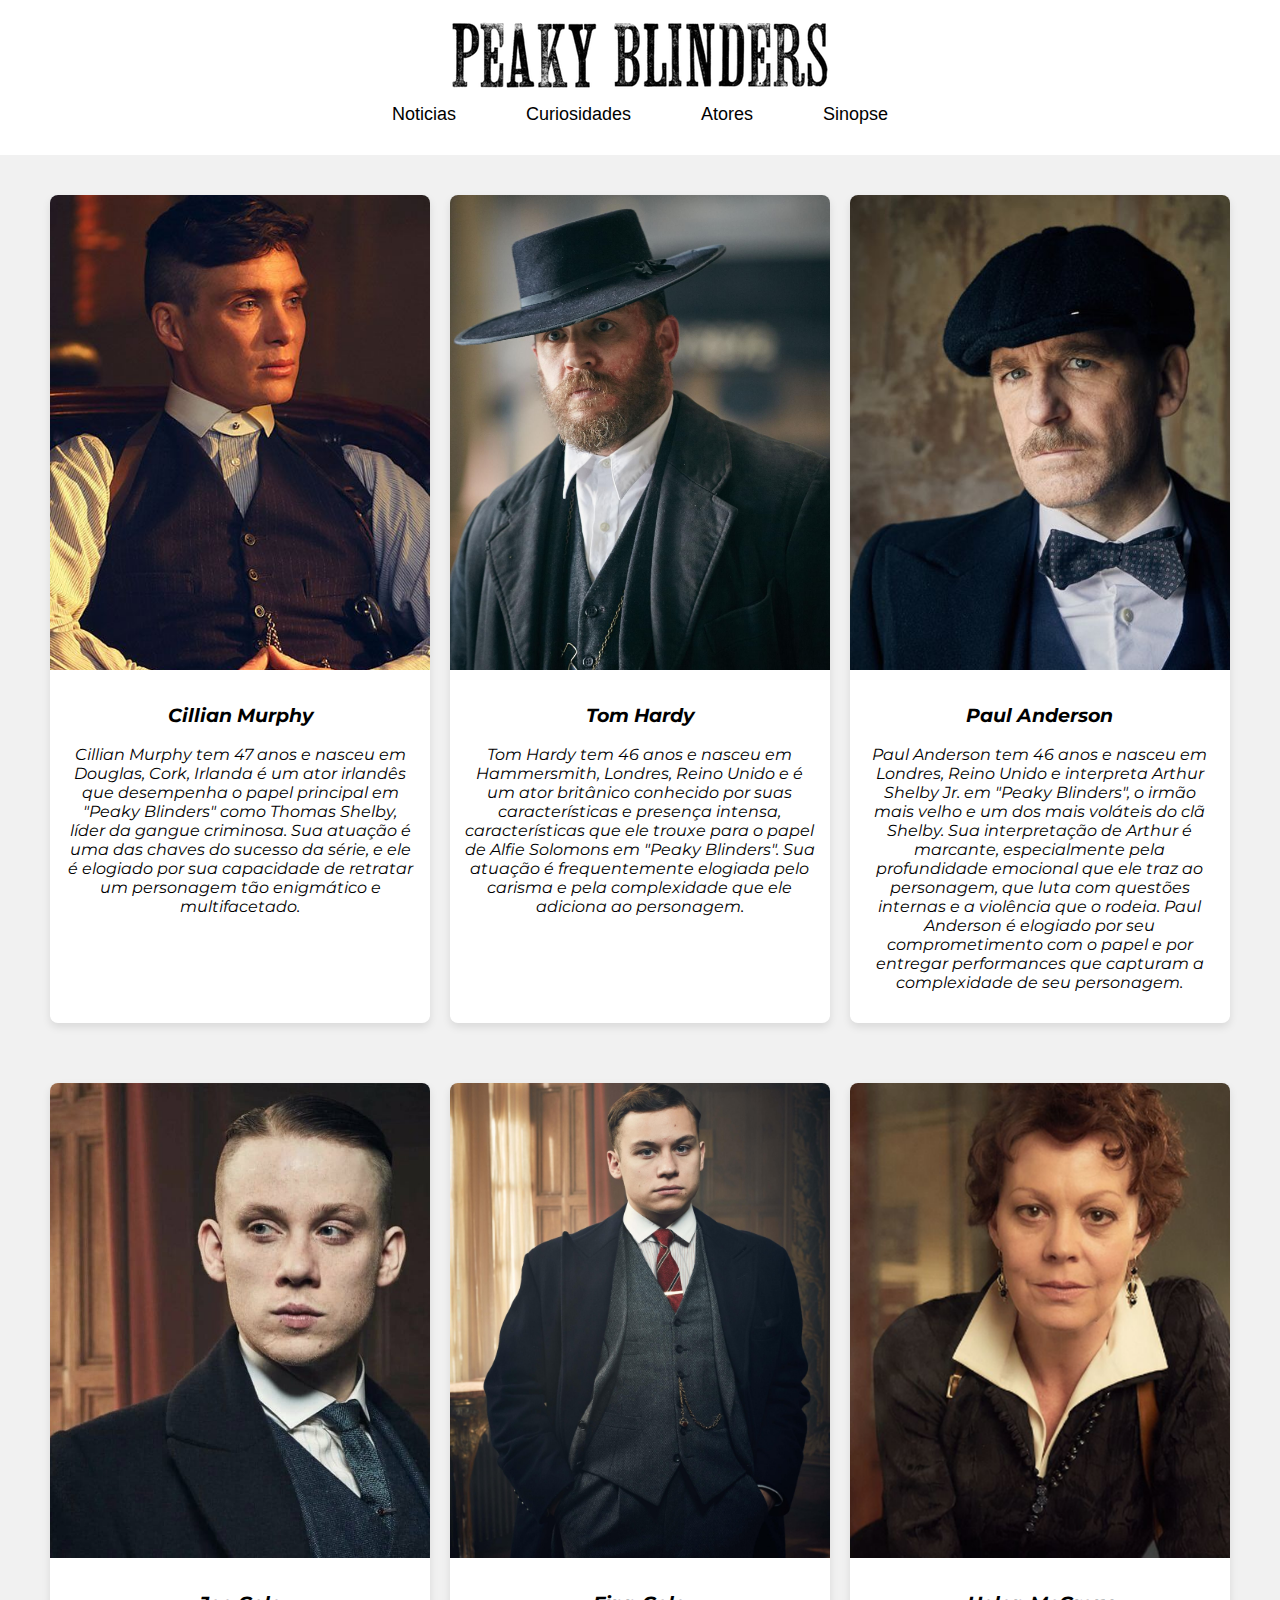
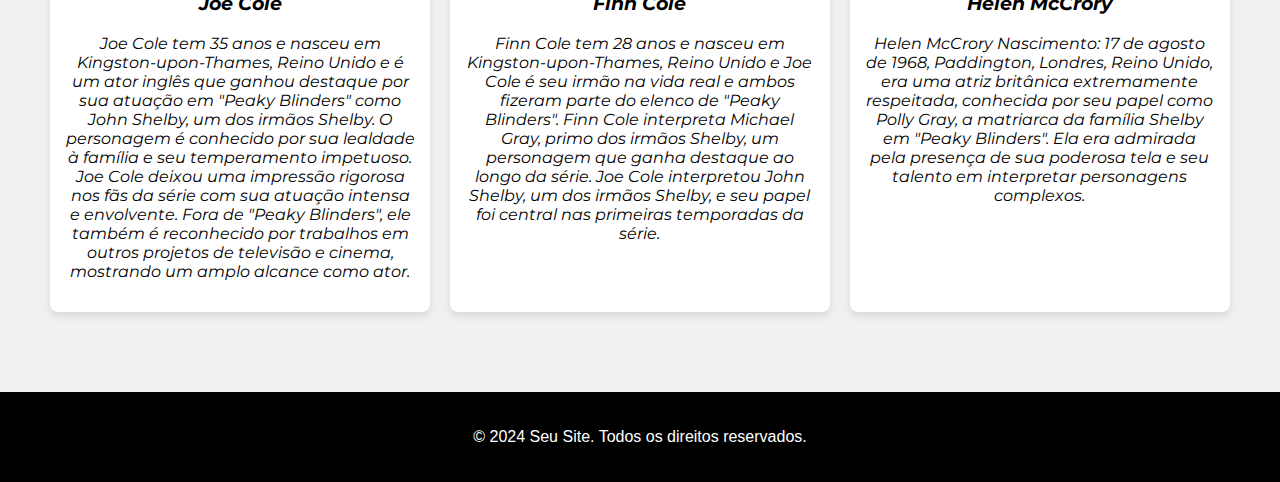
<file: index.html>
<!DOCTYPE html>
<html lang="en">
<head>
<meta charset="UTF-8">
<meta name="viewport" content="width=device-width, initial-scale=1.0">
<title>Your Website Title</title>
<link rel="stylesheet" href="css/style.css">
<link href="https://fonts.googleapis.com/css2?family=Montserrat:wght@400;700&display=swap" rel="stylesheet">
</head>
<body>

<header class="header">
  <img src="img/logo.png" alt="Logo">
  <ul class="nav-menu">
    <li class="nav-item"><a href="pginicial.html" class="nav-link" target="_blank">Noticias</a></li>
    <li class="nav-item"><a href="pginicial.html" class="nav-link" target="_blank">Curiosidades</a></li>
    <li class="nav-item"><a href="index.html" class="nav-link" target="_blank">Atores</a></li>
    <li class="nav-item"><a href="sinopse.html" class="nav-link" target="_blank">Sinopse</a></li>
  </ul>
</header>

<main>
  <section class="actors">
  
    <article class="actor">
      <div class="actor-img-container">
        <img src="img/shelby.jpg" alt="Shelby">
      </div>
      <div class="info">
        <h3>Cillian Murphy</h3>
        <p>Cillian Murphy tem 47 anos e nasceu em Douglas, Cork, Irlanda é um ator irlandês que desempenha o papel principal em "Peaky Blinders" como Thomas Shelby, líder da gangue criminosa. Sua atuação é uma das chaves do sucesso da série, e ele é elogiado por sua capacidade de retratar um personagem tão enigmático e multifacetado.</p>
      </div>
    </article>

    <article class="actor">
      <div class="actor-img-container">
        <img src="img/tomy.jpg" alt="Tom">
      </div>
      <div class="info">
        <h3>Tom Hardy</h3>
        <p>Tom Hardy tem 46 anos e nasceu em Hammersmith, Londres, Reino Unido e é um ator britânico conhecido por suas características e presença intensa, características que ele trouxe para o papel de Alfie Solomons em "Peaky Blinders". Sua atuação é frequentemente elogiada pelo carisma e pela complexidade que ele adiciona ao personagem.</p>
      </div>
    </article>

    <article class="actor">
      <div class="actor-img-container">
        <img src="img/arthur.jpg" alt="Arthur">
      </div>
      <div class="info">
        <h3>Paul Anderson</h3>
        <p>Paul Anderson tem 46 anos e nasceu em Londres, Reino Unido e interpreta Arthur Shelby Jr. em "Peaky Blinders", o irmão mais velho e um dos mais voláteis do clã Shelby. Sua interpretação de Arthur é marcante, especialmente pela profundidade emocional que ele traz ao personagem, que luta com questões internas e a violência que o rodeia. Paul Anderson é elogiado por seu comprometimento com o papel e por entregar performances que capturam a complexidade de seu personagem.</p>
      </div>
    </article>

    <article class="actor">
      <div class="actor-img-container">
        <img src="img/joe.jpg" alt="Joe">
      </div>
      <div class="info">
        <h3>Joe Cole</h3>
        <p>Joe Cole tem 35 anos e nasceu em Kingston-upon-Thames, Reino Unido e é um ator inglês que ganhou destaque por sua atuação em "Peaky Blinders" como John Shelby, um dos irmãos Shelby. O personagem é conhecido por sua lealdade à família e seu temperamento impetuoso. Joe Cole deixou uma impressão rigorosa nos fãs da série com sua atuação intensa e envolvente. Fora de "Peaky Blinders", ele também é reconhecido por trabalhos em outros projetos de televisão e cinema, mostrando um amplo alcance como ator.</p>
      </div>
    </article>

    <article class="actor">
      <div class="actor-img-container">
        <img src="img/fin.jpg" alt="Fin">
      </div>
      <div class="info">
        <h3>Finn Cole</h3>
        <p>Finn Cole tem 28 anos e nasceu em Kingston-upon-Thames, Reino Unido e Joe Cole é seu irmão na vida real e ambos fizeram parte do elenco de "Peaky Blinders". Finn Cole interpreta Michael Gray, primo dos irmãos Shelby, um personagem que ganha destaque ao longo da série. Joe Cole interpretou John Shelby, um dos irmãos Shelby, e seu papel foi central nas primeiras temporadas da série.</p>
      </div>
    </article>

    <article class="actor">
      <div class="actor-img-container">
        <img src="img/helen.png" alt="Helen">
      </div>
      <div class="info">
        <h3>Helen McCrory</h3>
        <p>Helen McCrory Nascimento: 17 de agosto de 1968, Paddington, Londres, Reino Unido, era uma atriz britânica extremamente respeitada, conhecida por seu papel como Polly Gray, a matriarca da família Shelby em "Peaky Blinders". Ela era admirada pela presença de sua poderosa tela e seu talento em interpretar personagens complexos.</p>
      </div>
    </article>
    
  </section>
</main>
<footer class="site-footer">
  <p>&copy; 2024 Seu Site. Todos os direitos reservados.</p>
</footer>
</body>
</html>
</file>
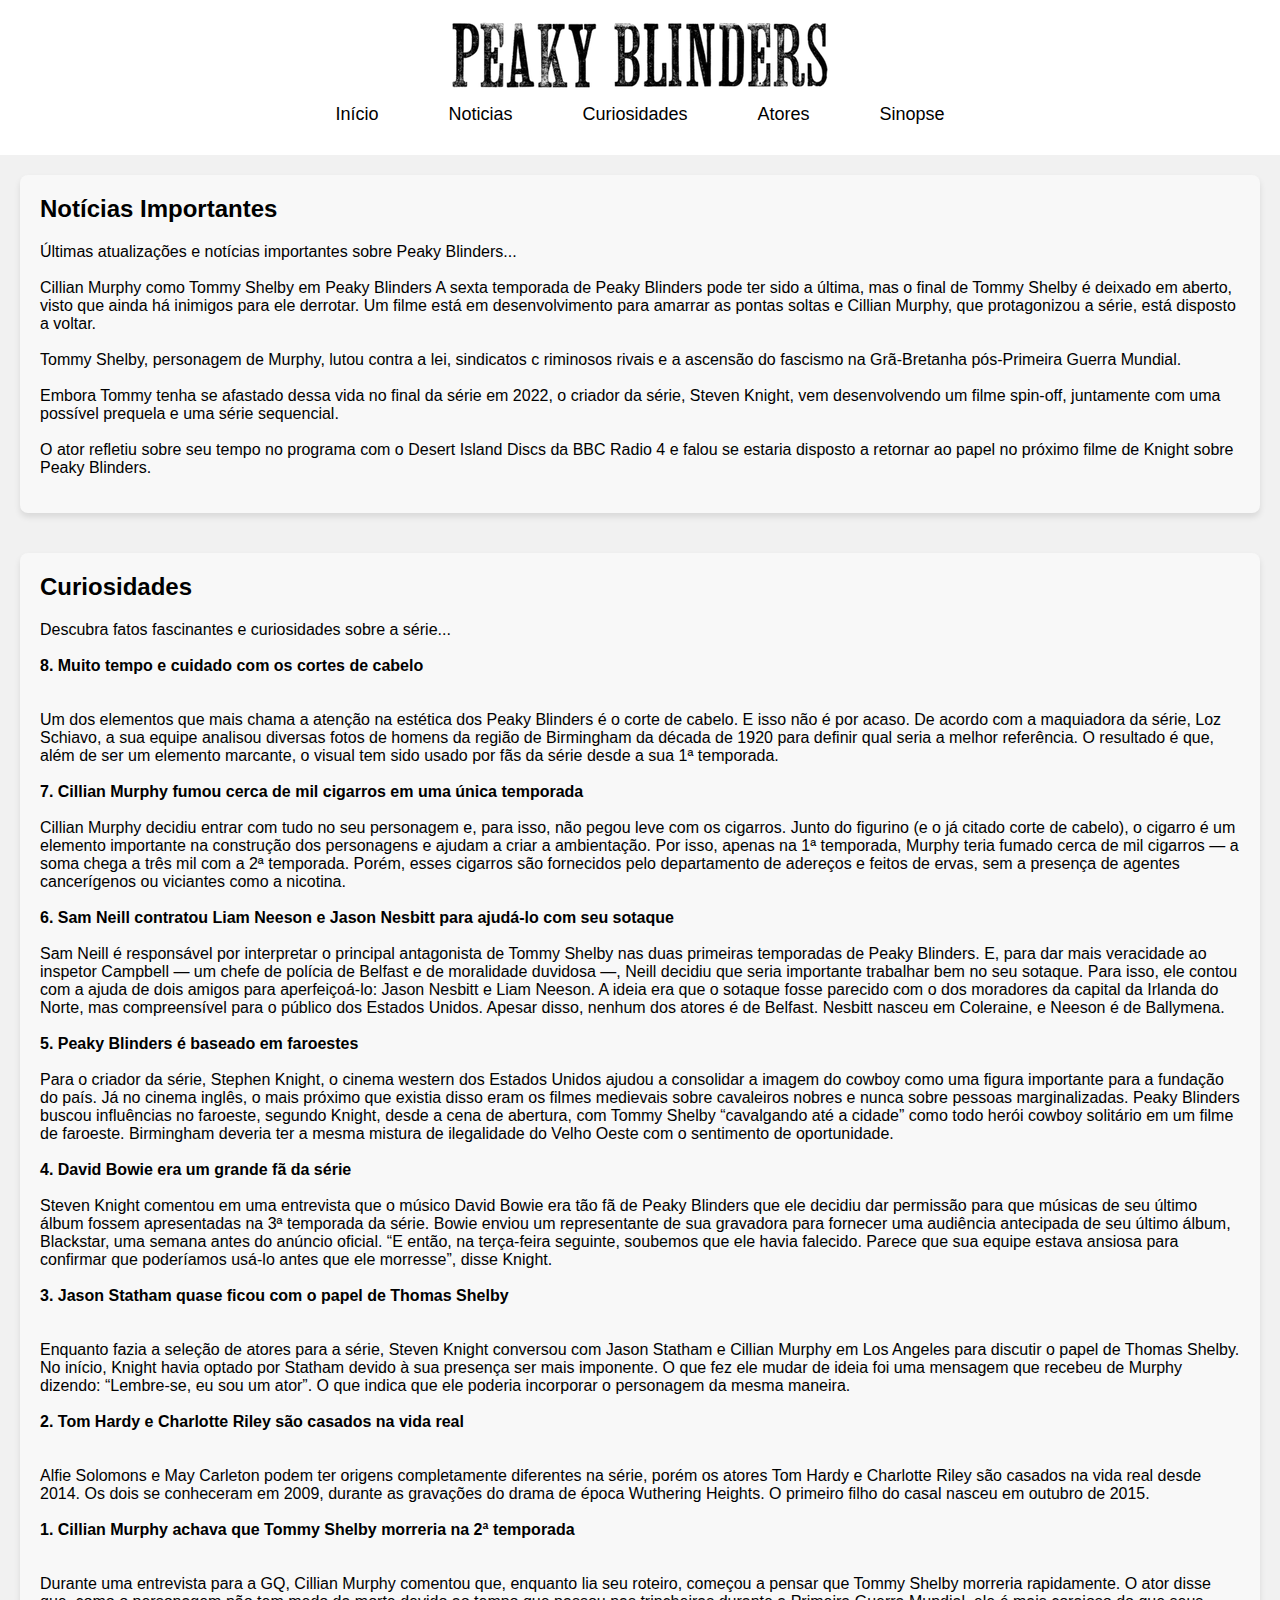
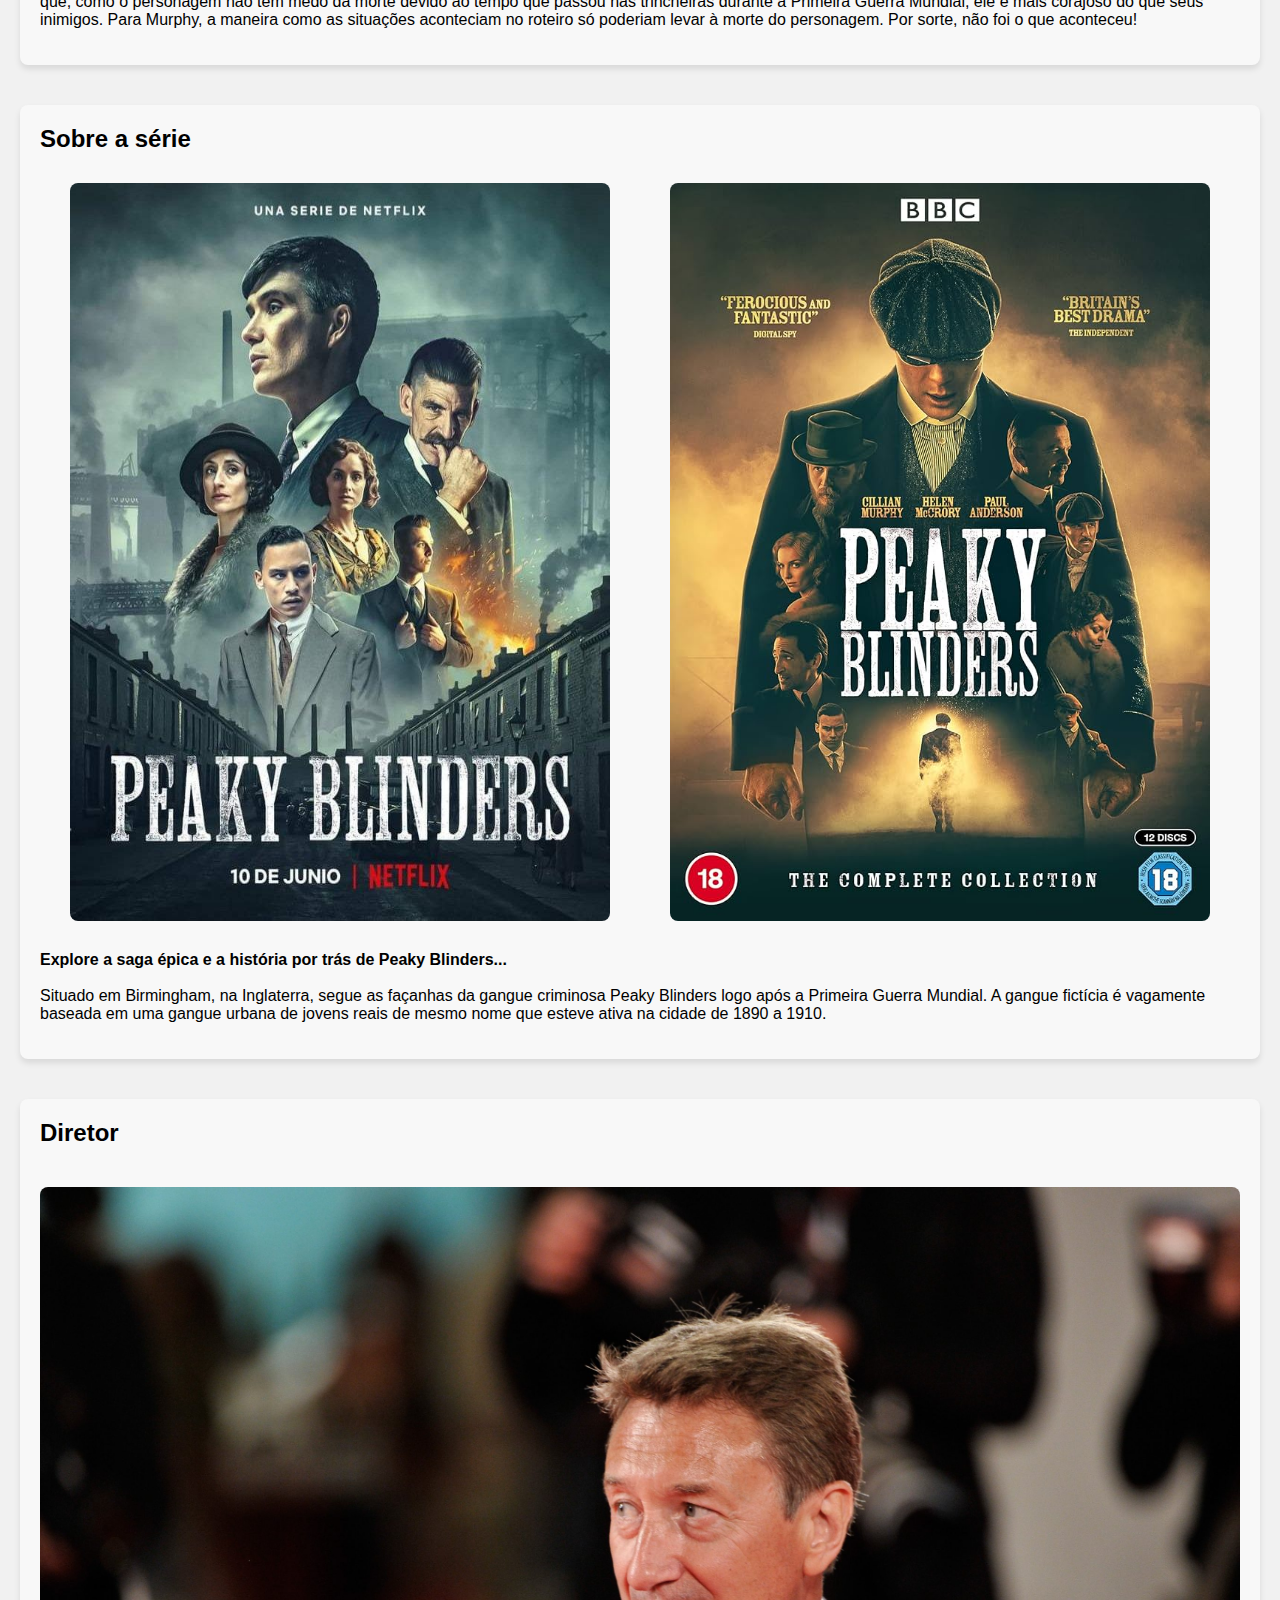
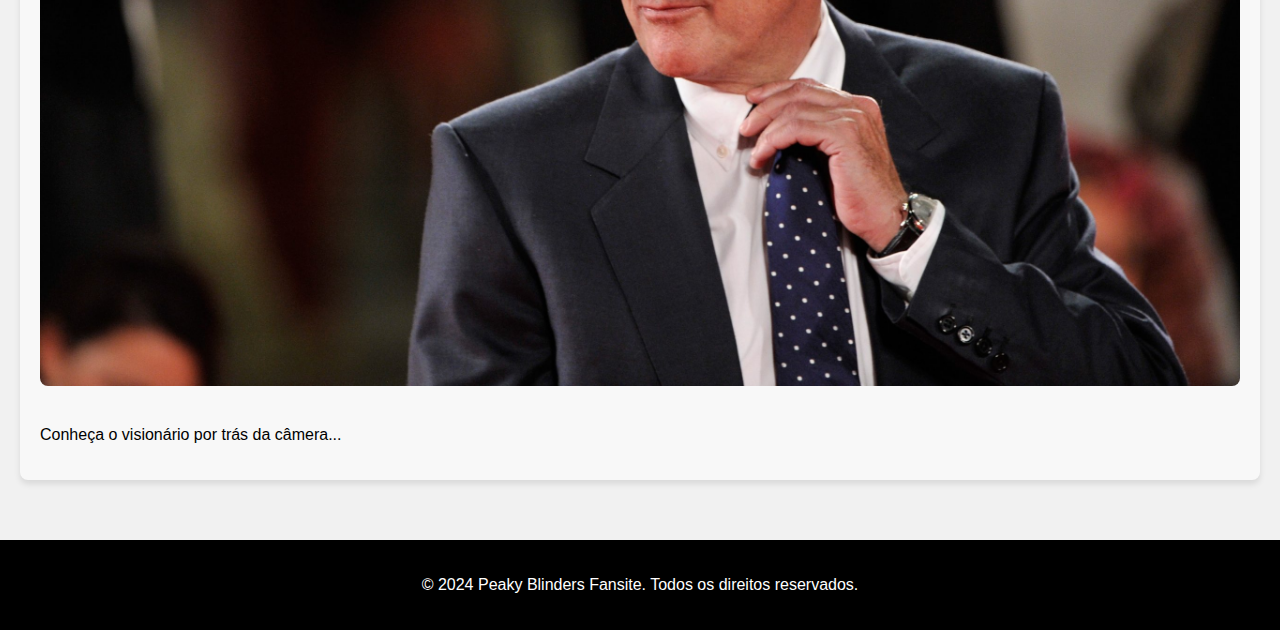
<file: pginicial.html>
<!DOCTYPE html>
<html lang="en">
<head>
    <meta charset="UTF-8">
    <meta name="viewport" content="width=device-width, initial-scale=1.0">
    <title>Página Inicial - Peaky Blinders</title>
    <link rel="stylesheet" href="css/style.css">
    <link href="https://fonts.googleapis.com/css2?family=Merriweather:wght@400;700&display=swap" rel="stylesheet">
</head>
<body>

<header class="header">
    <img src="img/logo.png" alt="Logo Peaky Blinders">
    <ul class="nav-menu">
        <li class="nav-item"><a href="pginicial.html" class="nav-link">Início</a></li>
        <li class="nav-item"><a href="#noticias-importantes" class="nav-link">Noticias</a></li>
        <li class="nav-item"><a href="#curiosidades" class="nav-link">Curiosidades</a></li>
        <li class="nav-item"><a href="index.html" class="nav-link">Atores</a></li>
        <li class="nav-item"><a href="sinopse.html" class="nav-link">Sinopse</a></li>
    </ul>
</header>

<main>
    <section id="noticias-importantes" class="news">
        <h2>Notícias Importantes</h2>
        <p>Últimas atualizações e notícias importantes sobre Peaky Blinders... <br>
            <br>Cillian Murphy como Tommy Shelby em Peaky Blinders
A sexta temporada de Peaky Blinders pode ter sido a última, mas o final de Tommy Shelby é deixado em aberto, visto que ainda há inimigos para ele derrotar. Um filme está em desenvolvimento para amarrar as pontas soltas e Cillian Murphy, que protagonizou a série, está disposto a voltar.<br>
<br>
Tommy Shelby, personagem de Murphy, lutou contra a lei, sindicatos c riminosos rivais e a ascensão do fascismo na Grã-Bretanha pós-Primeira Guerra Mundial.<br>
<br>
Embora Tommy tenha se afastado dessa vida no final da série em 2022, o criador da série, Steven Knight, vem desenvolvendo um filme spin-off, juntamente com uma possível prequela e uma série sequencial.<br>
<br>
O ator refletiu sobre seu tempo no programa com o Desert Island Discs da BBC Radio 4 e falou se estaria disposto a retornar ao papel no próximo filme de Knight sobre Peaky Blinders.</p>
    </section>

    <section id="curiosidades" class="curiosities">
        <h2>Curiosidades</h2>
        <p>Descubra fatos fascinantes e curiosidades sobre a série...<br>
            <br><strong>8. Muito tempo e cuidado com os cortes de cabelo</strong>
<br>
<br>
<br>Um dos elementos que mais chama a atenção na estética dos Peaky Blinders é o corte de cabelo. E isso não é por acaso. De acordo com a maquiadora da série, Loz Schiavo, a sua equipe analisou diversas fotos de homens da região de Birmingham da década de 1920 para definir qual seria a melhor referência. O resultado é que, além de ser um elemento marcante, o visual tem sido usado por fãs da série desde a sua 1ª temporada.
<br>
<br><strong>7. Cillian Murphy fumou cerca de mil cigarros em uma única temporada</strong>
 <br>
<br>
Cillian Murphy decidiu entrar com tudo no seu personagem e, para isso, não pegou leve com os cigarros. Junto do figurino (e o já citado corte de cabelo), o cigarro é um elemento importante na construção dos personagens e ajudam a criar a ambientação. Por isso, apenas na 1ª temporada, Murphy teria fumado cerca de mil cigarros — a soma chega a três mil com a 2ª temporada. Porém, esses cigarros são fornecidos pelo departamento de adereços e feitos de ervas, sem a presença de agentes cancerígenos ou viciantes como a nicotina.
<br>
<br><strong>6. Sam Neill contratou Liam Neeson e Jason Nesbitt para ajudá-lo com seu sotaque</strong>
<br>
<br>
Sam Neill é responsável por interpretar o principal antagonista de Tommy Shelby nas duas primeiras temporadas de Peaky Blinders. E, para dar mais veracidade ao inspetor Campbell — um chefe de polícia de Belfast e de moralidade duvidosa —, Neill decidiu que seria importante trabalhar bem no seu sotaque. Para isso, ele contou com a ajuda de dois amigos para aperfeiçoá-lo: Jason Nesbitt e Liam Neeson.

A ideia era que o sotaque fosse parecido com o dos moradores da capital da Irlanda do Norte, mas compreensível para o público dos Estados Unidos. Apesar disso, nenhum dos atores é de Belfast. Nesbitt nasceu em Coleraine, e Neeson é de Ballymena.
<br>
<br><strong>5. Peaky Blinders é baseado em faroestes</strong>
<br>
<br>Para o criador da série, Stephen Knight, o cinema western dos Estados Unidos ajudou a consolidar a imagem do cowboy como uma figura importante para a fundação do país. Já no cinema inglês, o mais próximo que existia disso eram os filmes medievais sobre cavaleiros nobres e nunca sobre pessoas marginalizadas.

Peaky Blinders buscou influências no faroeste, segundo Knight, desde a cena de abertura, com Tommy Shelby “cavalgando até a cidade” como todo herói cowboy solitário em um filme de faroeste. Birmingham deveria ter a mesma mistura de ilegalidade do Velho Oeste com o sentimento de oportunidade.
<br>
<br><strong>4. David Bowie era um grande fã da série</strong>
<br>
<br>Steven Knight comentou em uma entrevista que o músico David Bowie era tão fã de Peaky Blinders que ele decidiu dar permissão para que músicas de seu último álbum fossem apresentadas na 3ª temporada da série.

Bowie enviou um representante de sua gravadora para fornecer uma audiência antecipada de seu último álbum, Blackstar, uma semana antes do anúncio oficial. “E então, na terça-feira seguinte, soubemos que ele havia falecido. Parece que sua equipe estava ansiosa para confirmar que poderíamos usá-lo antes que ele morresse”, disse Knight.
<br>
<br><strong>3. Jason Statham quase ficou com o papel de Thomas Shelby</strong>
<br>
<br>
<br>Enquanto fazia a seleção de atores para a série, Steven Knight conversou com Jason Statham e Cillian Murphy em Los Angeles para discutir o papel de Thomas Shelby. No início, Knight havia optado por Statham devido à sua presença ser mais imponente. O que fez ele mudar de ideia foi uma mensagem que recebeu de Murphy dizendo: “Lembre-se, eu sou um ator”. O que indica que ele poderia incorporar o personagem da mesma maneira.
<br>
<br><strong>2. Tom Hardy e Charlotte Riley são casados na vida real</strong>
<br>
<br>
<br>Alfie Solomons e May Carleton podem ter origens completamente diferentes na série, porém os atores Tom Hardy e Charlotte Riley são casados na vida real desde 2014. Os dois se conheceram em 2009, durante as gravações do drama de época Wuthering Heights. O primeiro filho do casal nasceu em outubro de 2015.
<br>
<br><strong>1. Cillian Murphy achava que Tommy Shelby morreria na 2ª temporada</strong>
<br>
<br>
<br>Durante uma entrevista para a GQ, Cillian Murphy comentou que, enquanto lia seu roteiro, começou a pensar que Tommy Shelby morreria rapidamente. O ator disse que, como o personagem não tem medo da morte devido ao tempo que passou nas trincheiras durante a Primeira Guerra Mundial, ele é mais corajoso do que seus inimigos. Para Murphy, a maneira como as situações aconteciam no roteiro só poderiam levar à morte do personagem. Por sorte, não foi o que aconteceu!</p>
    </section>

    <section class="movie-info">
    <h2>Sobre a série</h2>
    <div class="promo-images">
        <img src="img/re.jpg" alt="Imagem de Divulgação" class="promo-img">
        <img src="img/divu.jpg" alt="Outra Imagem de Divulgação" class="promo-img">
    </div>
    <p><strong>Explore a saga épica e a história por trás de Peaky Blinders...</strong><br>
        <br>Situado em Birmingham, na Inglaterra, segue as façanhas da gangue criminosa Peaky Blinders logo após a Primeira Guerra Mundial. A gangue fictícia é vagamente baseada em uma gangue urbana de jovens reais de mesmo nome que esteve ativa na cidade de 1890 a 1910.</p>
</section>

    <section class="director-info">
        <h2>Diretor</h2>
        <img src="img/direto.jpg" alt="Diretor" class="director-img">
        <p>Conheça o visionário por trás da câmera...</p>
    </section>
</main>

<footer class="site-footer">
    <p>&copy; 2024 Peaky Blinders Fansite. Todos os direitos reservados.</p>
</footer>

</body>
</html>
</file>
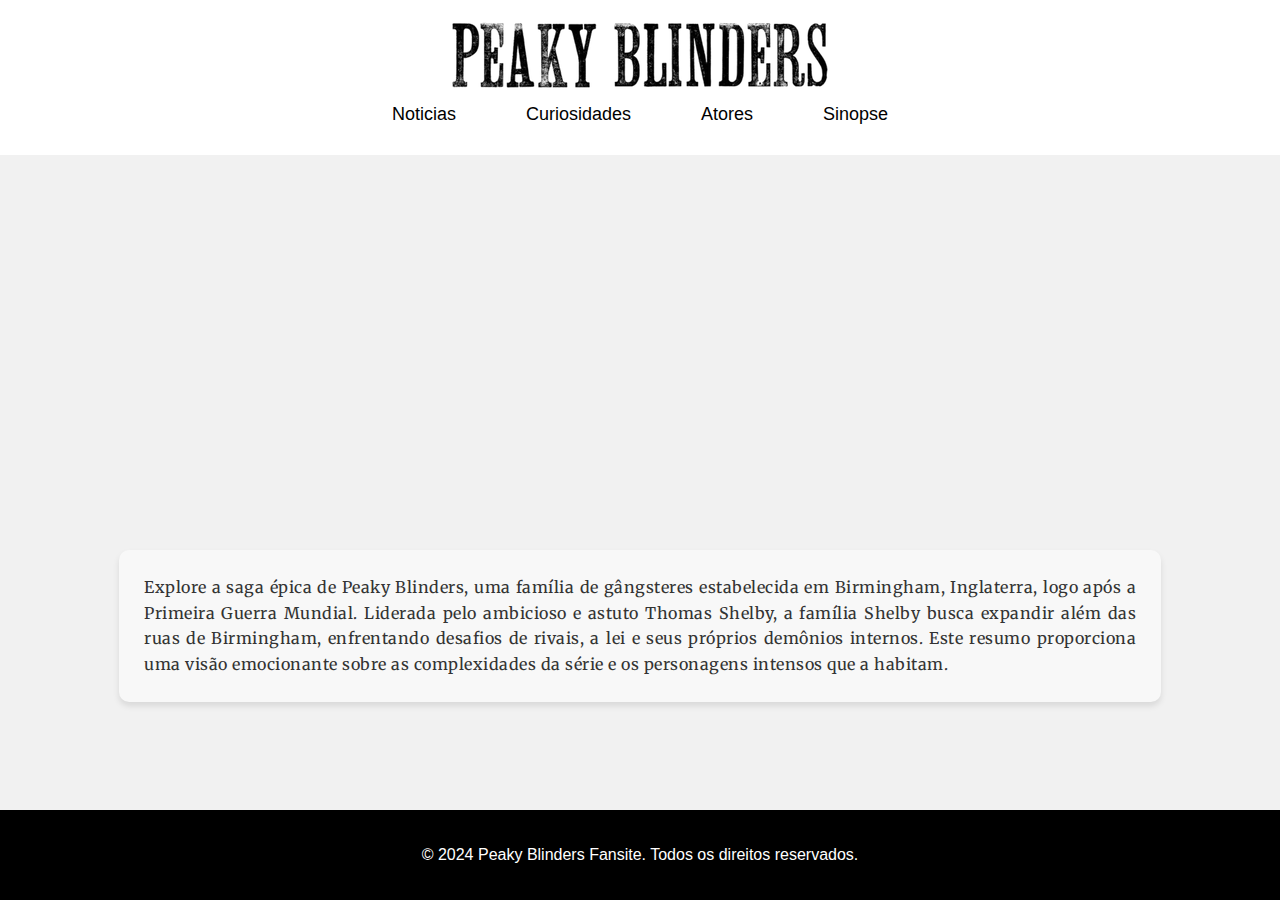
<file: sinopse.html>
<!DOCTYPE html>
<html lang="en">
<head>
<meta charset="UTF-8">
<meta name="viewport" content="width=device-width, initial-scale=1.0">
<title>Sinopse - Peaky Blinders</title>
<link rel="stylesheet" href="css/style.css">
<link href="https://fonts.googleapis.com/css2?family=Merriweather:wght@400;700&display=swap" rel="stylesheet">
 <!-- Referência ao CSS específico para a página da sinopse -->
</head>
<body class="sinopse-page">
<header class="header">
  <img src="img/logo.png" alt="Logo" class="header-logo">
  <ul class="nav-menu">
    <li class="nav-item"><a href="pginicial.html" class="nav-link">Noticias</a></li>
    <li class="nav-item"><a href="pginicial.html" class="nav-link">Curiosidades</a></li>
    <li class="nav-item"><a href="index.html" class="nav-link">Atores</a></li>
    <li class="nav-item"><a href="sinopse.html" class="nav-link">Sinopse</a></li>
  </ul>
</header>


<main>
  <section class="sinopse-content">
    <iframe width="560" height="315" src="https://www.youtube.com/embed/XLCIw2WbXp0" title="YouTube video player" frameborder="0" allow="accelerometer; autoplay; clipboard-write; encrypted-media; gyroscope; picture-in-picture" allowfullscreen></iframe>
    <p>Explore a saga épica de Peaky Blinders, uma família de gângsteres estabelecida em Birmingham, Inglaterra, logo após a Primeira Guerra Mundial. Liderada pelo ambicioso e astuto Thomas Shelby, a família Shelby busca expandir além das ruas de Birmingham, enfrentando desafios de rivais, a lei e seus próprios demônios internos. Este resumo proporciona uma visão emocionante sobre as complexidades da série e os personagens intensos que a habitam.</p>
  </section>
</main>

<footer class="site-footer">
  <p>&copy; 2024 Peaky Blinders Fansite. Todos os direitos reservados.</p>
</footer>

</body>
</html>
</file>
<file: css/style.css>
/* General Body Styling */
body {
  font-family: 'Arial', sans-serif;
  margin: 0;
  padding: 0;
  background-color: #f1f1f1;
}

/* Header Styling */
.header {
  background-color: #fff;
  text-align: center;
  padding: 20px 0;
}

/* Navigation Menu Styling */
.nav-menu {
  display: flex;
  justify-content: center;
  list-style-type: none;
  margin: 0;
  padding: 0;
}

.nav-item {
  padding: 10px 20px;
}

.nav-link {
  text-decoration: none;
  color: #000;
  font-size: 18px;
}

.nav-link:hover {
  color: #555;
}

/* Actors Section Styling */
.actors {
  display: flex;
  flex-wrap: wrap;
  justify-content: center;
  gap: 20px; /* Spacing between the cards */
  padding: 20px;
}

.actor {
  flex-basis: calc(33.333% - 20px); /* Three items per row with gap */
  box-shadow: 0 4px 8px rgba(0,0,0,0.1); /* Simple box shadow for style */
  margin-bottom: 40px;
  background-color: #fff; /* Card background */
  border-radius: 8px; /* Rounded corners for the cards */
  overflow: hidden; /* Ensures nothing hangs out of the card */
}

.actor img {
  width: 100%; /* Ensures image takes up all available width */
  height: auto; /* Ensures the image height scales proportionally */
  display: block; /* Removes any space below the image */
}

.info {
  padding: 15px;
  text-align: center;
}

/* Ensuring images and cards look nice on smaller screens */
@media (max-width: 768px) {
  .actor {
    flex-basis: calc(50% - 20px); /* Two items per row with gap */
  }
}

@media (max-width: 480px) {
  .actor {
    flex-basis: 100%; /* One item per row on very small screens */
  }
}
/* Actors Section Styling */
.actors {
  display: flex;
  flex-wrap: wrap;
  justify-content: center;
  gap: 20px; /* Spacing between the cards */
  padding: 20px;
}

.actor {
  flex-basis: calc(33.333% - 20px); /* Three items per row with gap */
  box-shadow: 0 4px 8px rgba(0,0,0,0.1); /* Simple box shadow for style */
  margin-bottom: 40px;
  background-color: #fff; /* Card background */
  border-radius: 8px; /* Rounded corners for the cards */
  overflow: hidden; /* Ensures nothing hangs out of the card */
}

/* Actor Image Container */
.actor-img-container {
  width: 100%; /* Full width of the container */
  height: 0; /* Collapse the div and use padding to create aspect ratio */
  padding-top: 125%; /* This controls the aspect ratio, e.g., 125% for 4:3 */
  position: relative; /* Positioned relative to its normal position */
}

/* Actor Images */
.actor-img-container img {
  position: absolute; /* Absolute position within the container */
  top: 0;
  left: 0;
  width: 100%; /* Full width of the container */
  height: 100%; /* Full height to cover the padding area */
  object-fit: cover; /* This will cover the area without stretching the image */
}

.info {
  padding: 15px;
  text-align: center;
}

/* Ensuring images and cards look nice on smaller screens */
@media (max-width: 768px) {
  .actor {
    flex-basis: calc(50% - 20px); /* Two items per row with gap */
  }
}

@media (max-width: 480px) {
  .actor {
    flex-basis: 100%; /* One item per row on very small screens */
  }
}
.info {
  padding: 15px;
  text-align: center;
  font-family: 'Montserrat', sans-serif; /* Using Montserrat for clear readability */
  font-style: italic;
}
.site-footer {
  background-color: #000; /* Cor de fundo preta */
  color: #fff; /* Cor do texto branca */
  text-align: center;
  padding: 20px 10px; /* Espaçamento interno para dar espaço ao redor do texto */
  font-size: 16px; /* Tamanho do texto */
}/* CSS SINOPSE */
/* Reset básico para remover margens padrão */
body, html {
  margin: 0;
  padding: 0;
  height: 100%; /* Garante que o body ocupe a altura total da janela do navegador */
}

/* Layout Flexbox para o <body> para estruturar o conteúdo e o rodapé */
body {
  display: flex;
  flex-direction: column; /* Organiza o conteúdo em uma coluna */
  min-height: 100vh; /* Altura mínima de 100% da altura da viewport */
}

/* Estilo para o cabeçalho */
.header {
  background-color: #fff; /* Fundo branco */
  text-align: center;
  padding: 20px 0;
}

/* Estilo para os links da navegação */
.nav-menu .nav-link {
  color: #000; /* Texto preto */
  text-decoration: none;
  padding: 0 15px;
}

/* Estilo para o conteúdo principal, permitindo que ele cresça e ocupe o espaço disponível */
main {
  flex: 1; /* Permite que o conteúdo principal cresça */
  padding: 20px; /* Espaçamento interno para o conteúdo */
}

/* Estilo para o vídeo, garantindo responsividade */
.sinopse-page .sinopse-content iframe {
  max-width: 90%; /* Largura máxima do vídeo */
  height: auto; /* Altura automática para manter a proporção */
  aspect-ratio: 16 / 9; /* Mantém a proporção de 16:9 para o vídeo */
  border-radius: 8px; /* Bordas arredondadas */
  display: block; /* Bloco de exibição */
  margin: 20px auto; /* Margem automática para centralização e espaço acima */
}

/* Estilo para a descrição abaixo do vídeo */
.sinopse-page .sinopse-content p {
  background-color: #f0f0f0; /* Fundo claro para a descrição */
  color: #333; /* Cor do texto escuro */
  padding: 20px; /* Espaçamento interno */
  border-radius: 8px; /* Bordas arredondadas */
  margin: 20px auto; /* Centraliza a descrição */
  max-width: 80%; /* Largura máxima */
  line-height: 1.6; /* Espaçamento da linha */
}

/* Estilo para o rodapé */
.site-footer {
  background-color: #000; /* Fundo preto */
  color: #fff; /* Texto branco */
  text-align: center;
  padding: 20px 0;
  width: 100%; /* Largura total */
}
.sinopse-page .sinopse-content p {
  background-color: #f8f8f8; /* Um fundo claro, mas não totalmente branco */
  color: #333; /* Cor do texto escuro para contraste */
  padding: 25px; /* Aumenta o espaçamento interno para mais respiro */
  border-radius: 10px; /* Bordas suavemente arredondadas */
  margin: 40px auto; /* Aumenta a margem superior e inferior para separar visualmente do vídeo e outros conteúdos */
  max-width: 80%; /* Largura máxima controlada */
  line-height: 1.6; /* Espaçamento entre linhas para melhor legibilidade */
  box-shadow: 0 4px 6px rgba(0,0,0,0.1); /* Sombra suave para dar profundidade */
  font-family: 'Arial', sans-serif; /* Escolha uma fonte elegante se desejar */
  letter-spacing: 0.5px; /* Espaçamento leve entre as letras */
  text-align: justify; /* Justifica o texto para um fluxo mais uniforme */
  font-size: 16px; /* Tamanho de fonte confortável para leitura */
}
.sinopse-page .sinopse-content p {
  font-family: 'Merriweather', serif; /* Usando Merriweather para a descrição */
  /* Restante do CSS da descrição */
}
/* CSS PG INICIAL */
/* Estilos para as imagens na página inicial */
.promo-img, .director-img {
    max-width: 100%; /* Garante que as imagens sejam responsivas */
    height: auto; /* Mantém a proporção das imagens */
    border-radius: 8px; /* Bordas arredondadas para as imagens */
    margin: 20px 0; /* Adiciona margem acima e abaixo das imagens */
}

/* Estilos para as seções na página inicial */
.news, .curiosities, .movie-info, .director-info {
    padding: 20px; /* Espaçamento interno para cada seção */
    margin-bottom: 40px; /* Espaçamento entre as seções */
    background-color: #f8f8f8; /* Fundo claro para cada seção */
    border-radius: 8px; /* Bordas arredondadas para as seções */
    box-shadow: 0 4px 6px rgba(0,0,0,0.1); /* Sombra suave para dar profundidade */
}

.news h2, .curiosities h2, .movie-info h2, .director-info h2 {
    margin-top: 0; /* Remove a margem superior do título para alinhar com o topo da seção */
}
/* Estilos para o contêiner das imagens de divulgação */
.promo-images {
    display: flex; /* Utiliza Flexbox para alinhar elementos lado a lado */
    justify-content: space-around; /* Distribui o espaço ao redor das imagens */
    flex-wrap: wrap; /* Permite que as imagens se ajustem e quebrem a linha em telas menores */
    margin-bottom: 20px; /* Espaçamento abaixo do contêiner para separar do texto abaixo */
}

/* Estilos para as imagens de divulgação */
.promo-img {
    max-width: 45%; /* Define uma largura máxima para cada imagem para garantir que fiquem lado a lado */
    height: auto; /* Mantém a proporção das imagens */
    border-radius: 8px; /* Bordas arredondadas para as imagens */
    margin: 10px; /* Adiciona uma pequena margem ao redor das imagens para separação */
}
</file>
